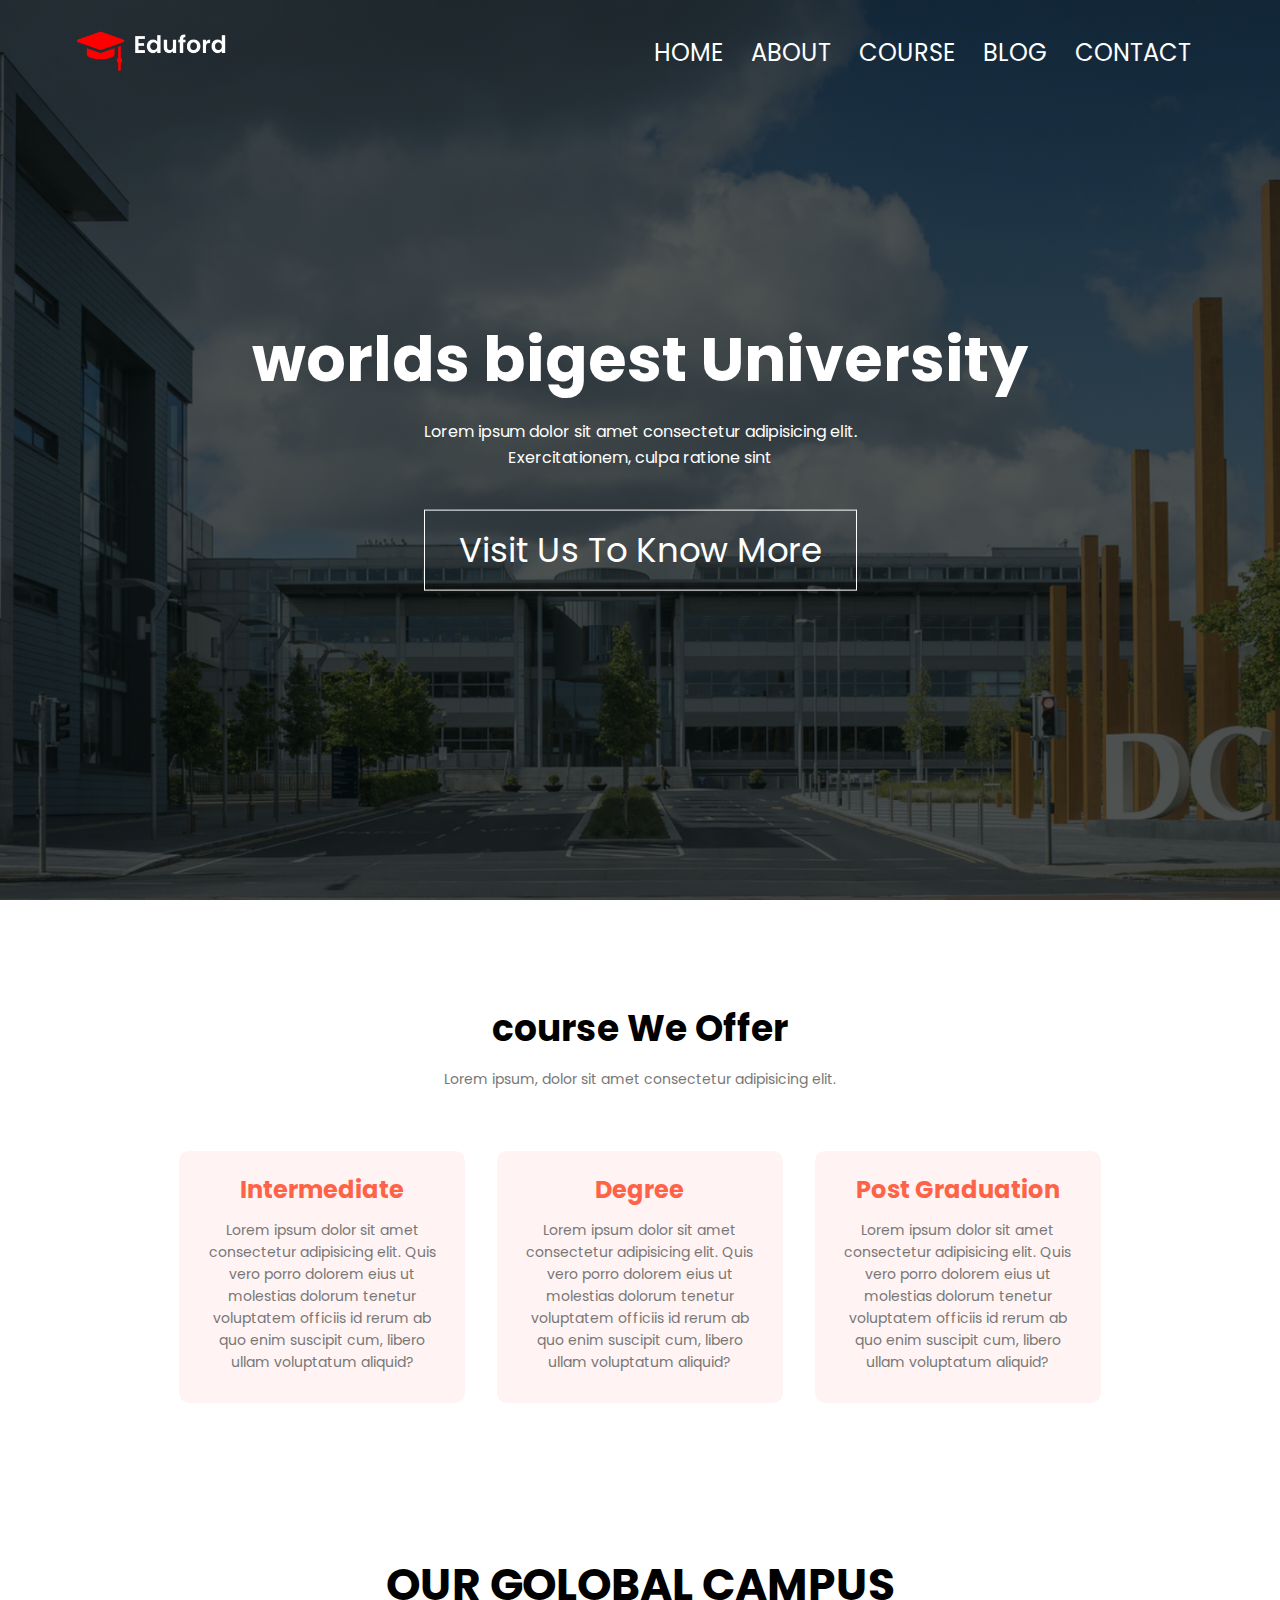
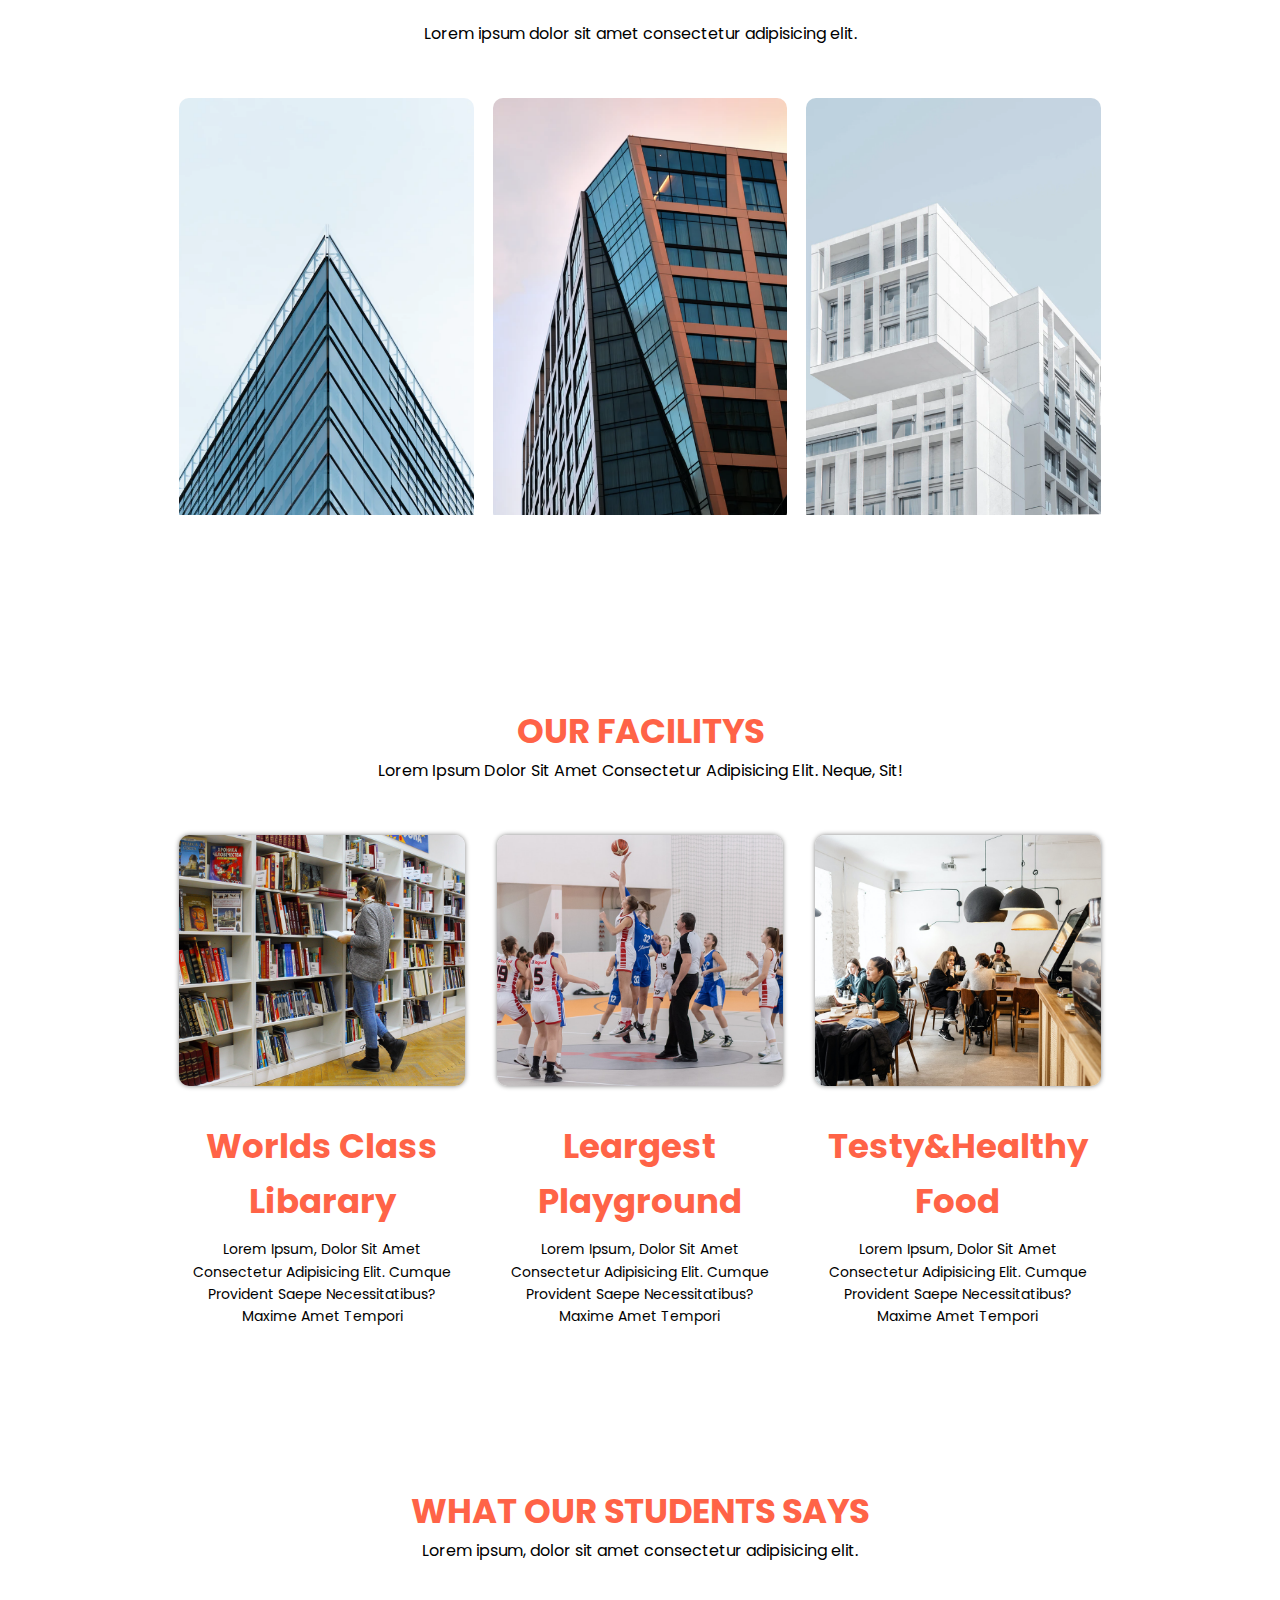
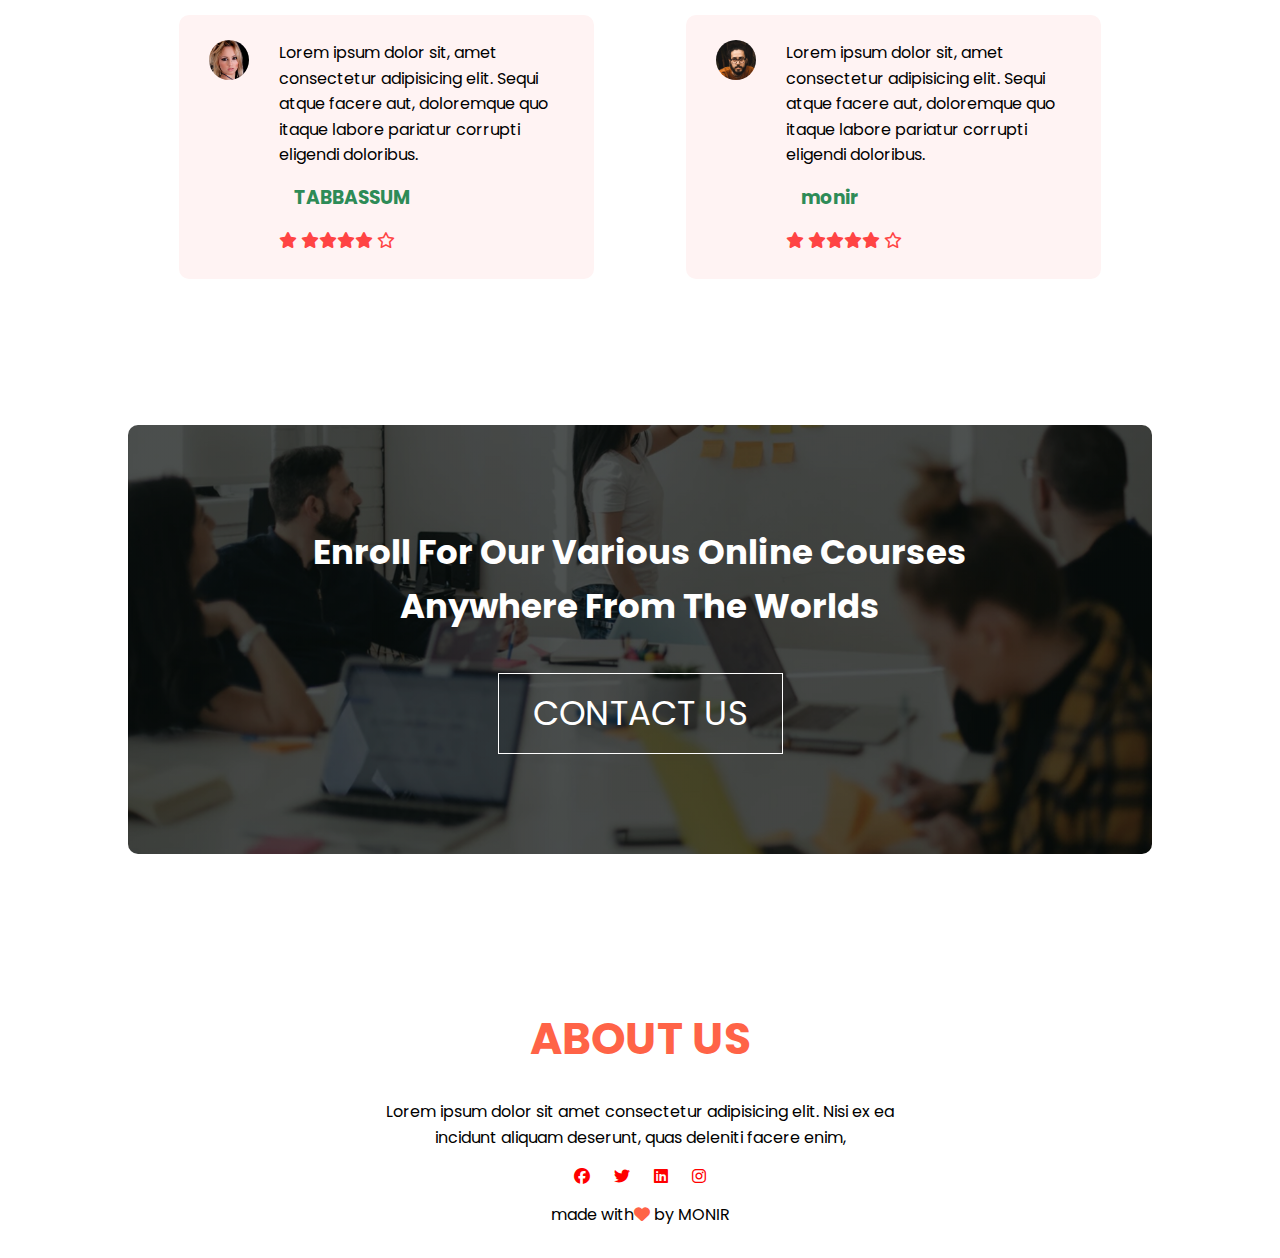
<file: index.html>
<!DOCTYPE html>
<html lang="en">
  <head>
    <meta charset="UTF-8" />
    <meta name="viewport" content="width=device-width, initial-scale=1.0" />
    <title>University website</title>
    <link rel="preconnect" href="https://fonts.googleapis.com" />
    <link rel="preconnect" href="https://fonts.gstatic.com" crossorigin />
    <link
      href="https://fonts.googleapis.com/css2?family=Poppins:ital,wght@0,100;0,200;0,300;0,400;0,500;0,600;0,700;0,800;0,900;1,100;1,200;1,300;1,400;1,500;1,600;1,700;1,800;1,900&display=swap"
      rel="stylesheet"
    />
    <link
      rel="stylesheet"
      href="https://cdnjs.cloudflare.com/ajax/libs/font-awesome/6.6.0/css/all.min.css"
    />
    <link rel="stylesheet" href="style.css" />
  </head>
  <body>
    <section class="header">
      <nav>
        <a href="index.html">
          <img src="eduford_img/logo.png" alt="logo" />
        </a>
        <div class="nav-links" id="nav-links">
          <i class="fa-regular fa-circle-xmark" onclick="hideMenu()"></i>
          <ul>
            <li><a href="#">HOME</a></li>
            <li><a href="about.html">ABOUT</a></li>
            <li><a href="#">COURSE</a></li>
            <li><a href="#">BLOG</a></li>
            <li><a href="#">CONTACT</a></li>
          </ul>
        </div>
        <i class="fa-solid fa-bars" onclick="showMenu()"></i>
      </nav>
      <div class="text-box">
        <h1>worlds bigest University</h1>
        <p>
          Lorem ipsum dolor sit amet consectetur adipisicing elit.
          <br />

          Exercitationem, culpa ratione sint
        </p>
        <a href="#" class="hero-btn">Visit Us To Know More</a>
      </div>
    </section>

    <!-- COURSE -->
    <section class="course">
      <h1>course We Offer</h1>
      <p>Lorem ipsum, dolor sit amet consectetur adipisicing elit.</p>
      <div class="row">
        <div class="cours-column">
          <h3>intermediate</h3>
          <p>
            Lorem ipsum dolor sit amet consectetur adipisicing elit. Quis vero
            porro dolorem eius ut molestias dolorum tenetur voluptatem officiis
            id rerum ab quo enim suscipit cum, libero ullam voluptatum aliquid?
          </p>
        </div>
        <div class="cours-column">
          <h3>Degree</h3>
          <p>
            Lorem ipsum dolor sit amet consectetur adipisicing elit. Quis vero
            porro dolorem eius ut molestias dolorum tenetur voluptatem officiis
            id rerum ab quo enim suscipit cum, libero ullam voluptatum aliquid?
          </p>
        </div>
        <div class="cours-column">
          <h3>post graduation</h3>
          <p>
            Lorem ipsum dolor sit amet consectetur adipisicing elit. Quis vero
            porro dolorem eius ut molestias dolorum tenetur voluptatem officiis
            id rerum ab quo enim suscipit cum, libero ullam voluptatum aliquid?
          </p>
        </div>
      </div>
    </section>
    <!-- campus -->
    <section class="campus">
      <h1>OUR GOLOBal CAMPUS</h1>
      <p>Lorem ipsum dolor sit amet consectetur adipisicing elit.</p>
      <div class="row">
        <div class="campus-col">
          <img src="eduford_img/london.png" alt="" width="100%" />
          <div class="layer"><h3>LONDON</h3></div>
        </div>
        <div class="campus-col">
          <img src="eduford_img/newyork.png" alt="" width="100%" />
          <div class="layer"><h3>newyork</h3></div>
        </div>
        <div class="campus-col">
          <img src="eduford_img/washington.png" alt="" width="100%" />
          <div class="layer"><h3>washington</h3></div>
        </div>
      </div>
    </section>
    <!-- facilitys -->
    <section class="facilitys">
      <h1>OUR facilitys</h1>
      <p>
        Lorem ipsum dolor sit amet consectetur adipisicing elit. Neque, sit!
      </p>

      <div class="row">
        <div class="facilutys-col">
          <img src="eduford_img/library.png" alt="" width="100%" />
          <h3>worlds class libarary</h3>
          <p>
            Lorem ipsum, dolor sit amet consectetur adipisicing elit. Cumque
            provident saepe necessitatibus? Maxime amet tempori
          </p>
        </div>
        <div class="facilutys-col">
          <img src="eduford_img/basketball.png" alt="" width="100%" />
          <h3>leargest playground</h3>
          <p>
            Lorem ipsum, dolor sit amet consectetur adipisicing elit. Cumque
            provident saepe necessitatibus? Maxime amet tempori
          </p>
        </div>
        <div class="facilutys-col">
          <img src="eduford_img/cafeteria.png" alt="" width="100%" />
          <h3>testy&healthy food</h3>
          <p>
            Lorem ipsum, dolor sit amet consectetur adipisicing elit. Cumque
            provident saepe necessitatibus? Maxime amet tempori
          </p>
        </div>
      </div>
    </section>
    <!-- testimonials -->
    <section class="testimonials">
      <h1>WHAT OUR STUDENTS SAYS</h1>
      <p>Lorem ipsum, dolor sit amet consectetur adipisicing elit.</p>
      <div class="row">
        <div class="testimonials-col">
          <img src="eduford_img/user1.jpg" />
          <div>
            <p>
              Lorem ipsum dolor sit, amet consectetur adipisicing elit. Sequi
              atque facere aut, doloremque quo itaque labore pariatur corrupti
              eligendi doloribus.
            </p>
            <h3>TABBASSUM</h3>
            <i class="fa-solid fa-star"></i>
            <i class="fa-solid fa-star"></i><i class="fa-solid fa-star"></i
            ><i class="fa-solid fa-star"></i><i class="fa-solid fa-star"></i>
            <i class="fa-regular fa-star"></i>
          </div>
        </div>
        <div class="testimonials-col">
          <img src="eduford_img/user2.jpg" />
          <div>
            <p>
              Lorem ipsum dolor sit, amet consectetur adipisicing elit. Sequi
              atque facere aut, doloremque quo itaque labore pariatur corrupti
              eligendi doloribus.
            </p>
            <h3>monir</h3>
            <i class="fa-solid fa-star"></i>
            <i class="fa-solid fa-star"></i><i class="fa-solid fa-star"></i
            ><i class="fa-solid fa-star"></i><i class="fa-solid fa-star"></i>
            <i class="fa-regular fa-star"></i>
          </div>
        </div>
      </div>
    </section>

    <!-- -------call to action-------- -->
    <section class="ctn">
      <h1>
        Enroll for our various online courses <br />
        anywhere from the worlds
      </h1>
      <a href="" class="hero-btn">CONTACT US</a>
    </section>

    <!-- -------- footer--------- -->
    <section class="footer">
      <h4>ABOUT us</h4>
      <p>
        Lorem ipsum dolor sit amet consectetur adipisicing elit. Nisi ex ea
        <br />
        incidunt aliquam deserunt, quas deleniti facere enim,
      </p>
      <div class="icon">
        <i class="fa-brands fa-facebook"></i>
        <i class="fa-brands fa-twitter"></i>
        <i class="fa-brands fa-linkedin"></i>
        <i class="fa-brands fa-instagram"></i>
      </div>
      <p>made with<i class="fa-solid fa-heart"></i> by MONIR</p>
    </section>
    <!-- javascript for toggole menu -->
    <script>
      var navlinks = document.getElementById("nav-links");
      function showMenu() {
        navlinks.style.right = "0";
      }
      function hideMenu() {
        navlinks.style.right = "-500px";
      }
    </script>
  </body>
</html>
</file>
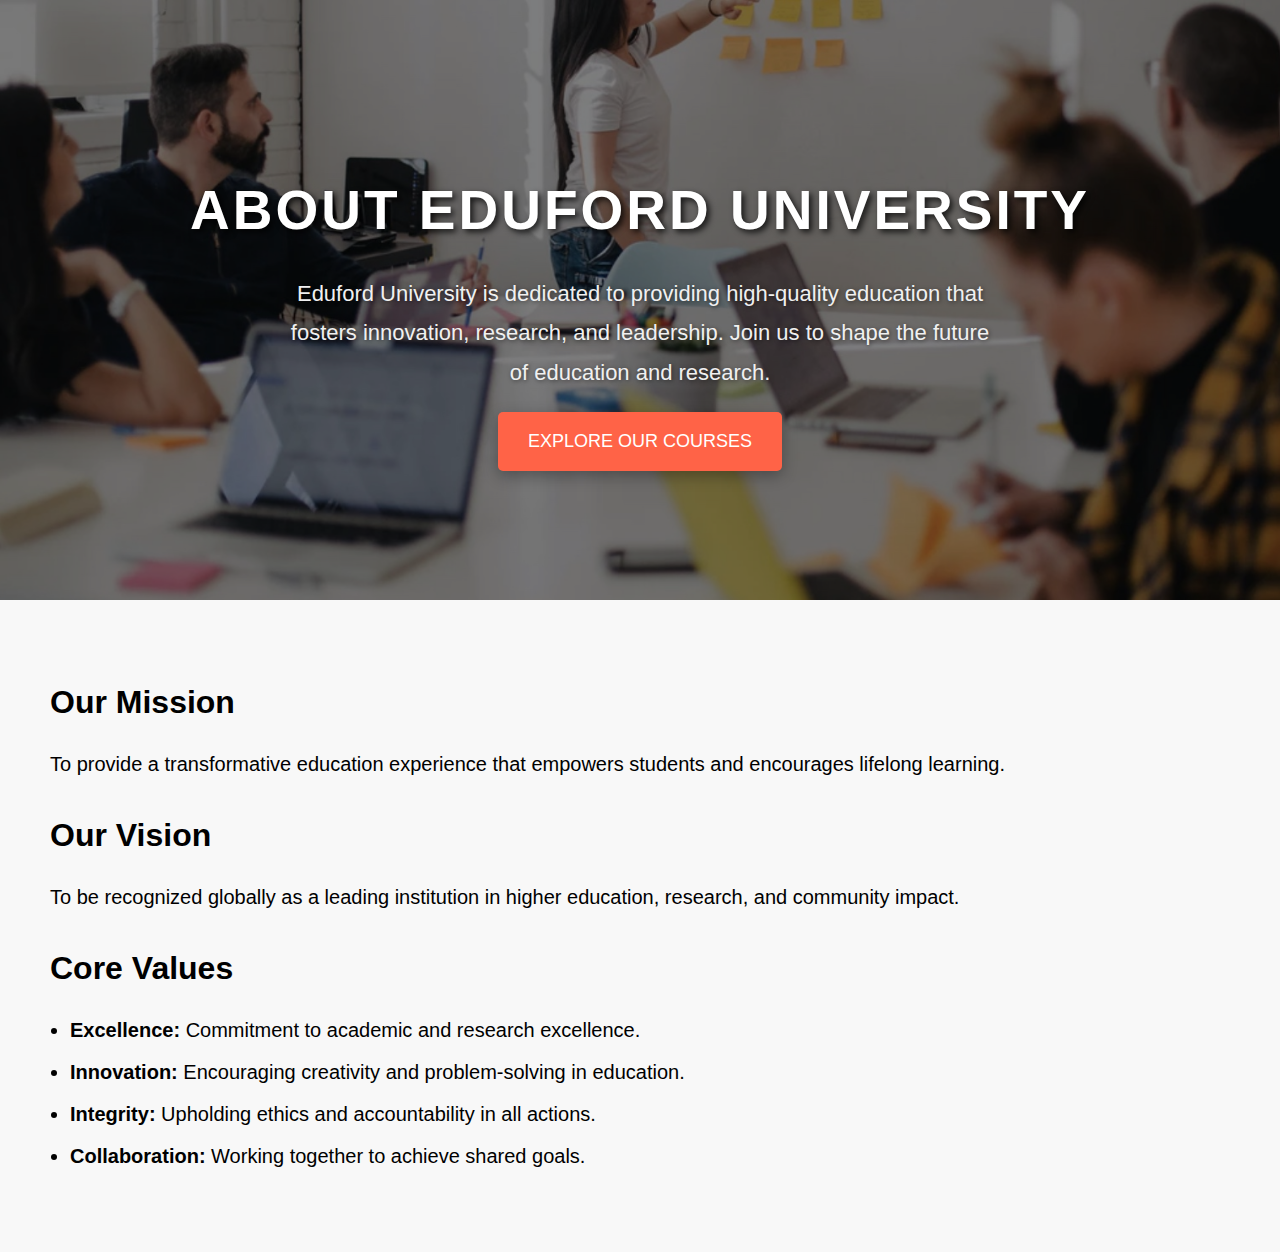
<file: about.html>
<!DOCTYPE html>
<html lang="en">
  <head>
    <meta charset="UTF-8" />
    <meta name="viewport" content="width=device-width, initial-scale=1.0" />
    <title>About Us - Eduford University</title>
    <style>
      body {
        margin: 0;
        font-family: "Open Sans", sans-serif;
        line-height: 1.6;
      }

      /* About Section */
      .about-section {
        position: relative;
        height: 600px;
        background-image: url("eduford_img/banner2.jpg");
        background-size: cover;
        background-position: center;
        display: flex;
        justify-content: center;
        align-items: center;
        text-align: center;
        color: white;
        overflow: hidden;
      }

      .about-section .overlay {
        position: absolute;
        top: 0;
        left: 0;
        width: 100%;
        height: 100%;
        background: rgba(0, 0, 0, 0.5); /* Dark overlay for readability */
      }

      .about-section .content {
        position: relative;
        z-index: 1;
      }

      .about-section h1 {
        font-size: 55px;
        text-transform: uppercase;
        letter-spacing: 3px;
        margin-bottom: 20px;
        color: #ffffff;
        text-shadow: 3px 3px 6px rgba(0, 0, 0, 0.8);
      }

      .about-section p {
        font-size: 22px;
        max-width: 700px;
        margin: 0 auto;
        line-height: 1.8;
        color: #f0f0f0;
        text-shadow: 1px 1px 4px rgba(0, 0, 0, 0.5);
      }

      .about-section .btn {
        display: inline-block;
        padding: 15px 30px;
        background: #ff6347;
        color: white;
        text-transform: uppercase;
        text-decoration: none;
        font-size: 18px;
        margin-top: 20px;
        transition: background-color 0.3s ease;
        box-shadow: 0px 5px 15px rgba(0, 0, 0, 0.3);
        border-radius: 5px;
      }

      .about-section .btn:hover {
        background-color: #e5533d;
      }

      /* Info Section */
      .info-section {
        padding: 50px;
        background-color: #f8f8f8;
        text-align: left;
      }

      .info-section h2 {
        font-size: 32px;
        margin-bottom: 20px;
      }

      .info-section p,
      .info-section ul {
        font-size: 20px;
        margin-bottom: 30px;
      }

      .info-section ul {
        list-style-type: disc;
        padding-left: 20px;
      }

      .info-section ul li {
        margin-bottom: 10px;
      }
    </style>
  </head>
  <body>
    <!-- About Section -->
    <div class="about-section">
      <div class="overlay"></div>
      <div class="content">
        <h1>About Eduford University</h1>
        <p>
          Eduford University is dedicated to providing high-quality education
          that fosters innovation, research, and leadership. Join us to shape
          the future of education and research.
        </p>
        <a href="courses.html" class="btn">Explore Our Courses</a>
      </div>
    </div>

    <!-- Info Section -->
    <div class="info-section">
      <h2>Our Mission</h2>
      <p>
        To provide a transformative education experience that empowers students
        and encourages lifelong learning.
      </p>

      <h2>Our Vision</h2>
      <p>
        To be recognized globally as a leading institution in higher education,
        research, and community impact.
      </p>

      <h2>Core Values</h2>
      <ul>
        <li>
          <strong>Excellence:</strong> Commitment to academic and research
          excellence.
        </li>
        <li>
          <strong>Innovation:</strong> Encouraging creativity and
          problem-solving in education.
        </li>
        <li>
          <strong>Integrity:</strong> Upholding ethics and accountability in all
          actions.
        </li>
        <li>
          <strong>Collaboration:</strong> Working together to achieve shared
          goals.
        </li>
      </ul>
    </div>
  </body>
</html>
</file>
<file: style.css>
* {
  margin: 0;
  padding: 0;
  box-sizing: border-box;
  font-family: "Poppins", sans-serif;
}
.header {
  min-height: 100vh;
  width: 100%;
  background-image: linear-gradient(rgba(4, 9, 7, 0.7), rgba(4, 9, 7, 0.7)),
    url(eduford_img/banner.png);
  background-position: center;
  background-size: cover;
  position: relative;
}
nav {
  display: flex;
  padding: 2% 6%;
  justify-content: space-between;
  align-items: center;
}
nav img {
  width: 150px;
}
.nav-links {
  flex: 1;
  text-align: right;
}
.nav-links ul li {
  list-style: none;
  display: inline-block;
  padding: 8px 12px;
  position: relative;
}
.nav-links ul li a {
  color: white;
  text-decoration: none;
  font-size: 24px;
}
.nav-links ul li::after {
  content: "";
  width: 0%;
  height: 2px;
  background: #f44336;
  display: block;
  margin: auto;
  transition: 0.5s;
}
.nav-links ul li:hover::after {
  width: 100%;
}
.text-box {
  width: 90%;
  color: white;
  position: absolute;
  top: 50%;
  left: 50%;
  transform: translate(-50%, -50%);
  text-align: center;
}
.text-box h1 {
  font-size: 62px;
}
.text-box p {
  margin: 10px 0 40px;
  color: white;
}
.hero-btn {
  display: inline-block;
  text-decoration: none;
  color: white;
  border: 1px solid white;
  padding: 12px 34px;
  font-size: 34px;
  background: transparent;
  position: relative;
  cursor: pointer;
}
.hero-btn:hover {
  border: 1px solid tomato;
  background: tomato;
  transition: 0.8s;
}
.header i {
  display: none;
}
@media (max-width: 700px) {
  .text-box h1 {
    font-size: 20px;
  }
  .nav-links ul li {
    display: block;
  }
  .nav-links {
    position: absolute;
    background-color: #f44336;
    height: 100vh;
    width: 200px;
    top: 0;
    right: -200px;
    text-align: left;
    z-index: 2;
    transition: 0.4s;
  }
  nav i {
    display: block;
    color: white;
    margin: 10px;
    font-size: 22px;
    cursor: pointer;
  }
  .nav-links {
    padding: 30px;
  }
}

/* for course */
.course {
  width: 80%;
  margin: auto;
  text-align: center;
  padding-top: 100px;
}
.course h1 {
  font-size: 36px;
  font-weight: 600px;
}
.course p {
  font-size: 14px;
  color: #777;
  font-weight: 300px;
  line-height: 22px;
  padding: 10px;
}

.row {
  margin: 5%;
  display: flex;
  justify-content: space-between;
}
.cours-column {
  flex-basis: 31%;
  background: #fff3f3;
  border-radius: 10px;
  margin-bottom: 5%;
  padding: 20px 12px;
  box-sizing: border-box;
  transition: 0.5s;
}
.cours-column h3 {
  text-align: center;
  font-weight: 700;
  font-size: 24px;
  color: tomato;
  text-transform: capitalize;
}
.cours-column:hover {
  box-shadow: 0 0 20px 0 tomato;
}
@media (max-width: 560px) {
  .row {
    flex-direction: column;
  }
}
/* cumpus */
.campus {
  width: 80%;
  margin: auto;
  text-align: center;
  padding-top: 50px;
}
.campus h1 {
  font-size: 44px;
  font-weight: bold;
  text-transform: uppercase;
}
.campus-col {
  flex-basis: 32%;
  border-radius: 10px;
  margin-bottom: 30px;
  position: relative;
  overflow: hidden;
}

.layer {
  position: absolute;
  top: 0;
  left: 0;
  height: 100%;
  width: 100%;
  background: transparent;
  transition: 0.5s;
}
.layer h3 {
  font-size: 44px;
  opacity: 0;
  top: 50%;
  left: 0%;
  transform: translatex(-50%);
  transition: 5s;
  text-transform: uppercase;
  color: black;
}
.layer:hover {
  background-color: rgba(244, 67, 54, 0.5);
}
.layer:hover h3 {
  bottom: 49%;
  opacity: 1;
  transform: translatex(100%);
}

/* facilitys */
.facilitys {
  width: 80%;
  margin: auto;
  text-align: center;
  padding-top: 100px;
  text-transform: capitalize;
}
.facilutys-col {
  flex-basis: 31%;
  border-top-right-radius: 20px;
  border-top-left-radius: 20px;
  margin-bottom: 5px;
  box-sizing: border-box;
}
.facilutys-col img {
  border-radius: 10px;
  box-shadow: 0 0 5px gray;
}
.facilutys-col h3 {
  color: tomato;
  font-size: 34px;
  margin-bottom: 10px;
  margin-top: 2%;
  padding-top: 20px;
}
.facilutys-col p {
  font-size: 14px;
}
.facilutys-col:hover {
  box-shadow: 0px 0px 10px tomato;
}
.facilitys h1 {
  font-size: 34px;
  text-transform: uppercase;
  color: tomato;
}
/* testimonials section */
.testimonials {
  width: 80%;
  margin: auto;
  padding-top: 100px;
  text-align: center;
}
.testimonials h1 {
  font-size: 34px;
  color: tomato;
  font-weight: bold;
}
.testimonials-col {
  flex-basis: 45%;
  border-radius: 10px;
  margin-bottom: 5%;
  text-align: left;
  background: #fff3f3;
  padding: 25px;
  display: flex;
  cursor: pointer;
}

.testimonials-col img {
  height: 40px;
  margin-left: 5px;
  margin-right: 30px;
  border-radius: 50%;
}
.testimonials-col p {
  padding: 0;
}
.testimonials-col h3 {
  margin: 15px;
  color: seagreen;
  text-align: left;
}
.testimonials-col i {
  color: #f44;
}
/* cta */
.ctn {
  margin: 100px auto;
  width: 80%;
  background-image: linear-gradient(rgba(4, 9, 7, 0.7), rgba(4, 9, 7, 0.7)),
    url(eduford_img/banner2.jpg);
  background-position: center;
  background-size: cover;
  border-radius: 10px;
  text-align: center;
  padding: 100px 0;
}
.ctn h1 {
  color: white;
  text-transform: capitalize;
  font-size: 34px;
  margin: 0 0 40px 0;
  padding: 0;
}
@media (max-width: 700px) {
  .ctn h1 {
    font-size: 24px;
  }
}

/* footer */
.footer {
  width: 90%;
  margin: auto;
  text-align: center;
  padding: 30px 0;
}
.footer h4 {
  margin-bottom: 25px;
  margin-top: 20px;
  font-weight: 600px;
  font-size: 44px;
  text-transform: uppercase;
  color: tomato;
}
.icon i {
  color: RED;
  margin: 0 10px;
  padding: 18px 0;
}
.fa-heart {
  color: tomato;
}
/* about.html */
/* Global Styles */
/* Global Styles */
body {
  margin: 0;
  font-family: "Open Sans", sans-serif;
  line-height: 1.6;
}

/* About Section */
</file>
